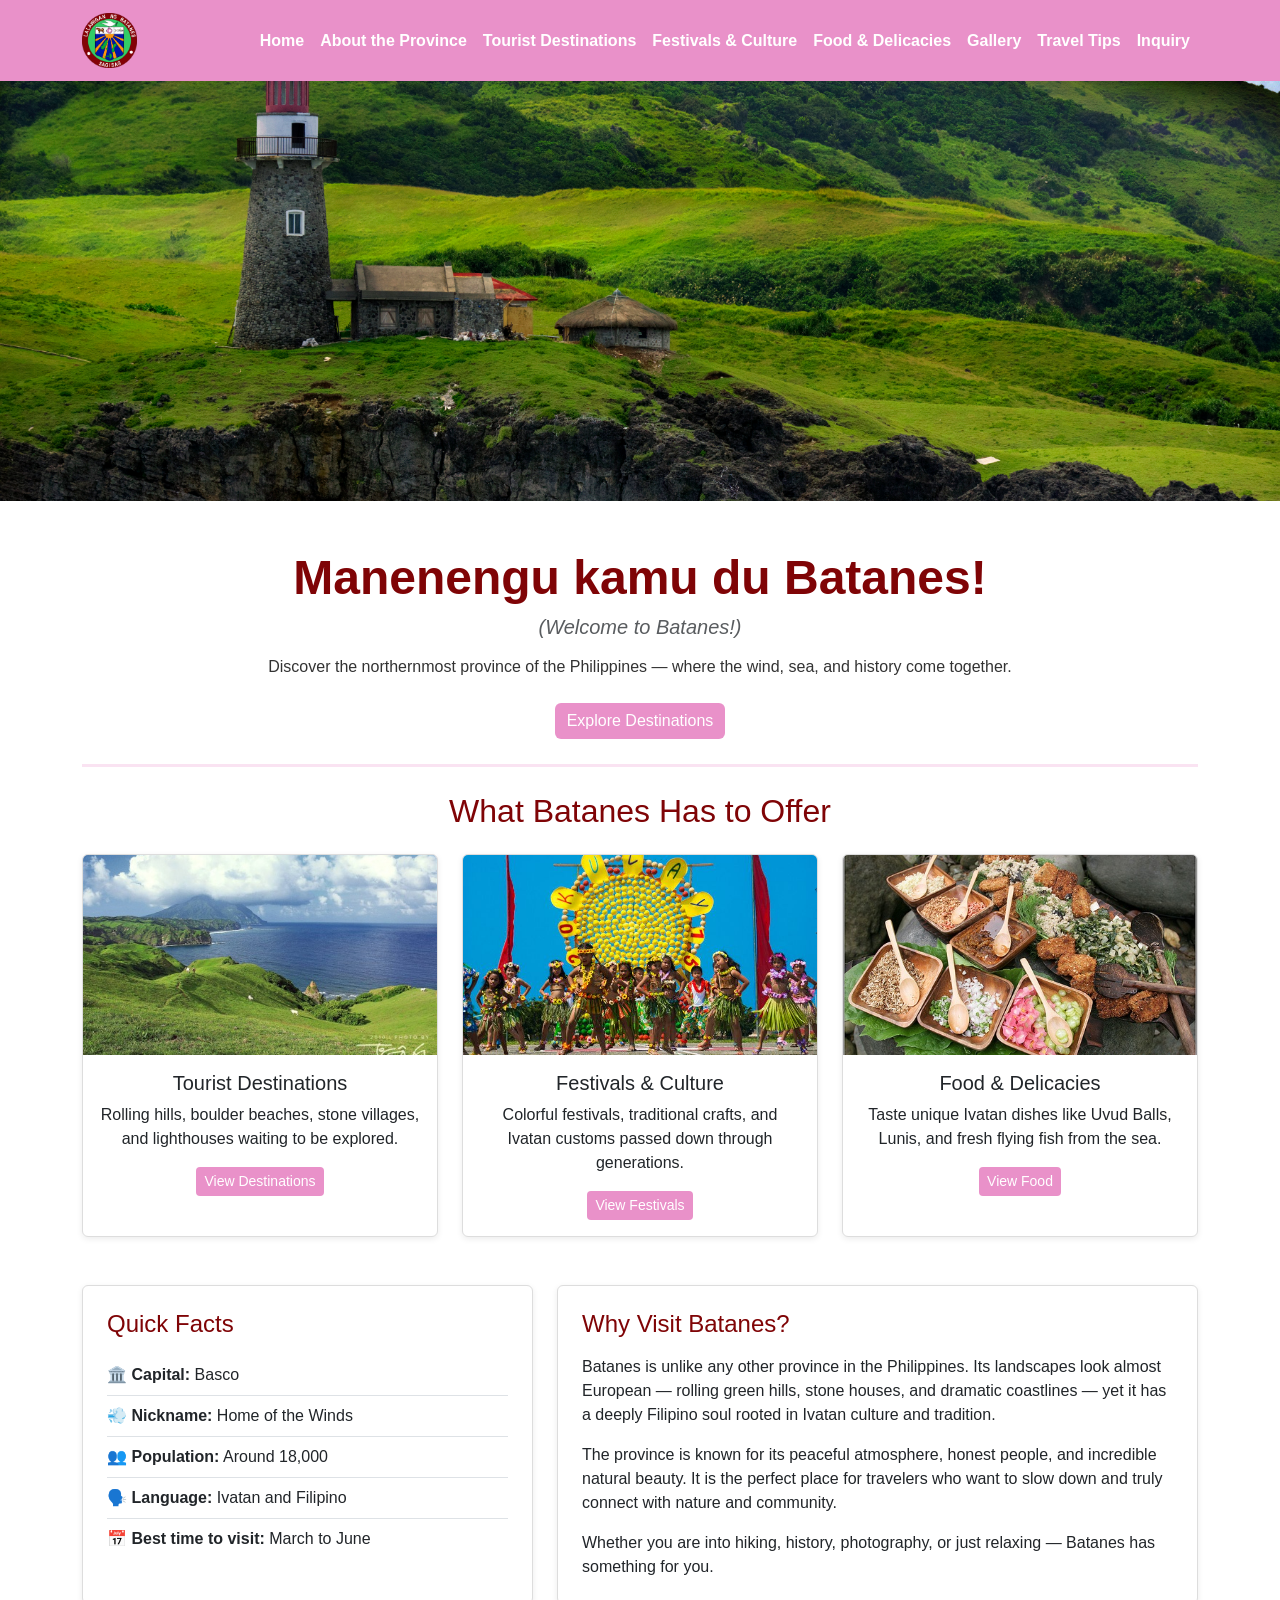
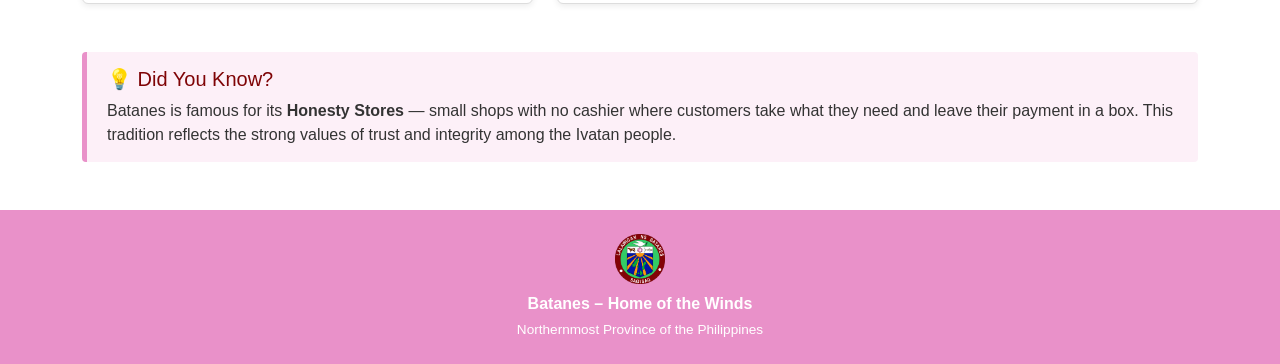
<file: index.html>
<!DOCTYPE html>
<html lang="en">
<head>
  <meta charset="utf-8">
  <meta name="viewport" content="width=device-width, initial-scale=1">
  <link rel="stylesheet" href="https://cdn.jsdelivr.net/npm/bootstrap@5.3.3/dist/css/bootstrap.min.css">
  <link rel="stylesheet" href="styles/styles.css">
  <title>Batanes – Home of the Winds</title>
</head>
<body>

<!-- NAVBAR -->
<nav class="navbar navbar-expand-lg">
  <div class="container">
    <a class="navbar-brand" href="index.html">
      <img src="media/images/homepage/batanesseal.png" alt="Batanes Seal">
    </a>
    <button class="navbar-toggler" type="button" data-bs-toggle="collapse" data-bs-target="#mainNav">
      <span class="navbar-toggler-icon"></span>
    </button>
    <div class="collapse navbar-collapse" id="mainNav">
      <ul class="navbar-nav ms-auto mb-2 mb-lg-0">
        <li class="nav-item"><a class="nav-link" href="index.html">Home</a></li>
        <li class="nav-item"><a class="nav-link" href="about.html">About the Province</a></li>
        <li class="nav-item"><a class="nav-link" href="destinations.html">Tourist Destinations</a></li>
        <li class="nav-item"><a class="nav-link" href="festivals.html">Festivals &amp; Culture</a></li>
        <li class="nav-item"><a class="nav-link" href="food.html">Food &amp; Delicacies</a></li>
        <li class="nav-item"><a class="nav-link" href="gallery.html">Gallery</a></li>
        <li class="nav-item"><a class="nav-link" href="traveltips.html">Travel Tips</a></li>
        <li class="nav-item"><a class="nav-link" href="inquiry.html">Inquiry</a></li>
      </ul>
    </div>
  </div>
</nav>

<!-- HERO IMAGE -->
<img src="media/images/homepage/batanes.jpg" class="hero-img" alt="Batanes">

<!-- MAIN CONTENT -->
<div class="container my-5">

  <div class="text-center mb-4">
    <h1 class="display-5 fw-bold">Manenengu kamu du Batanes!</h1>
    <h5 class="text-muted fst-italic">(Welcome to Batanes!)</h5>
    <p class="mt-3">Discover the northernmost province of the Philippines — where the wind, sea, and history come together.</p>
    <a href="destinations.html" class="btn btn-batanes mt-2">Explore Destinations</a>
  </div>

  <hr class="section-divider">

  <!-- QUICK OVERVIEW CARDS -->
  <h2 class="text-center mb-4">What Batanes Has to Offer</h2>
  <div class="row g-4 mb-5">
    <div class="col-md-4">
      <div class="card h-100 text-center">
        <img src="media/images/homepage/marlborohills.jpg" class="card-img-top" alt="Destinations">
        <div class="card-body">
          <h5 class="card-title">Tourist Destinations</h5>
          <p class="card-text">Rolling hills, boulder beaches, stone villages, and lighthouses waiting to be explored.</p>
          <a href="destinations.html" class="btn btn-batanes btn-sm">View Destinations</a>
        </div>
      </div>
    </div>
    <div class="col-md-4">
      <div class="card h-100 text-center">
        <img src="media/images/homepage/festival.jpg" class="card-img-top" alt="Festivals">
        <div class="card-body">
          <h5 class="card-title">Festivals &amp; Culture</h5>
          <p class="card-text">Colorful festivals, traditional crafts, and Ivatan customs passed down through generations.</p>
          <a href="festivals.html" class="btn btn-batanes btn-sm">View Festivals</a>
        </div>
      </div>
    </div>
    <div class="col-md-4">
      <div class="card h-100 text-center">
        <img src="media/images/homepage/cuisine.jpg" class="card-img-top" alt="Food">
        <div class="card-body">
          <h5 class="card-title">Food &amp; Delicacies</h5>
          <p class="card-text">Taste unique Ivatan dishes like Uvud Balls, Lunis, and fresh flying fish from the sea.</p>
          <a href="food.html" class="btn btn-batanes btn-sm">View Food</a>
        </div>
      </div>
    </div>
  </div>

  <!-- QUICK FACTS -->
  <div class="row g-4 mb-5">
    <div class="col-md-5">
      <div class="card p-4 h-100">
        <h4 class="mb-3">Quick Facts</h4>
        <ul class="list-unstyled">
          <li class="py-2 border-bottom">🏛️ <strong>Capital:</strong> Basco</li>
          <li class="py-2 border-bottom">💨 <strong>Nickname:</strong> Home of the Winds</li>
          <li class="py-2 border-bottom">👥 <strong>Population:</strong> Around 18,000</li>
          <li class="py-2 border-bottom">🗣️ <strong>Language:</strong> Ivatan and Filipino</li>
          <li class="py-2">📅 <strong>Best time to visit:</strong> March to June</li>
        </ul>
      </div>
    </div>
    <div class="col-md-7">
      <div class="card p-4 h-100">
        <h4 class="mb-3">Why Visit Batanes?</h4>
        <p>Batanes is unlike any other province in the Philippines. Its landscapes look almost European — rolling green hills, stone houses, and dramatic coastlines — yet it has a deeply Filipino soul rooted in Ivatan culture and tradition.</p>
        <p>The province is known for its peaceful atmosphere, honest people, and incredible natural beauty. It is the perfect place for travelers who want to slow down and truly connect with nature and community.</p>
        <p class="mb-0">Whether you are into hiking, history, photography, or just relaxing — Batanes has something for you.</p>
      </div>
    </div>
  </div>

  <!-- DID YOU KNOW -->
  <div class="info-box">
    <h5>💡 Did You Know?</h5>
    <p class="mb-0">Batanes is famous for its <strong>Honesty Stores</strong> — small shops with no cashier where customers take what they need and leave their payment in a box. This tradition reflects the strong values of trust and integrity among the Ivatan people.</p>
  </div>

</div>

<!-- FOOTER -->
<footer class="py-4 mt-5">
  <div class="container text-center">
    <img src="media/images/homepage/batanesseal.png" alt="Batanes Seal" style="height:50px;" class="mb-2">
    <p class="mb-1"><strong>Batanes – Home of the Winds</strong></p>
    <p class="mb-0" style="font-size:0.85rem; color:#fff;">Northernmost Province of the Philippines</p>
  </div>
</footer>

<script src="https://cdn.jsdelivr.net/npm/bootstrap@5.3.3/dist/js/bootstrap.bundle.min.js"></script>
</body>
</html>
</file>
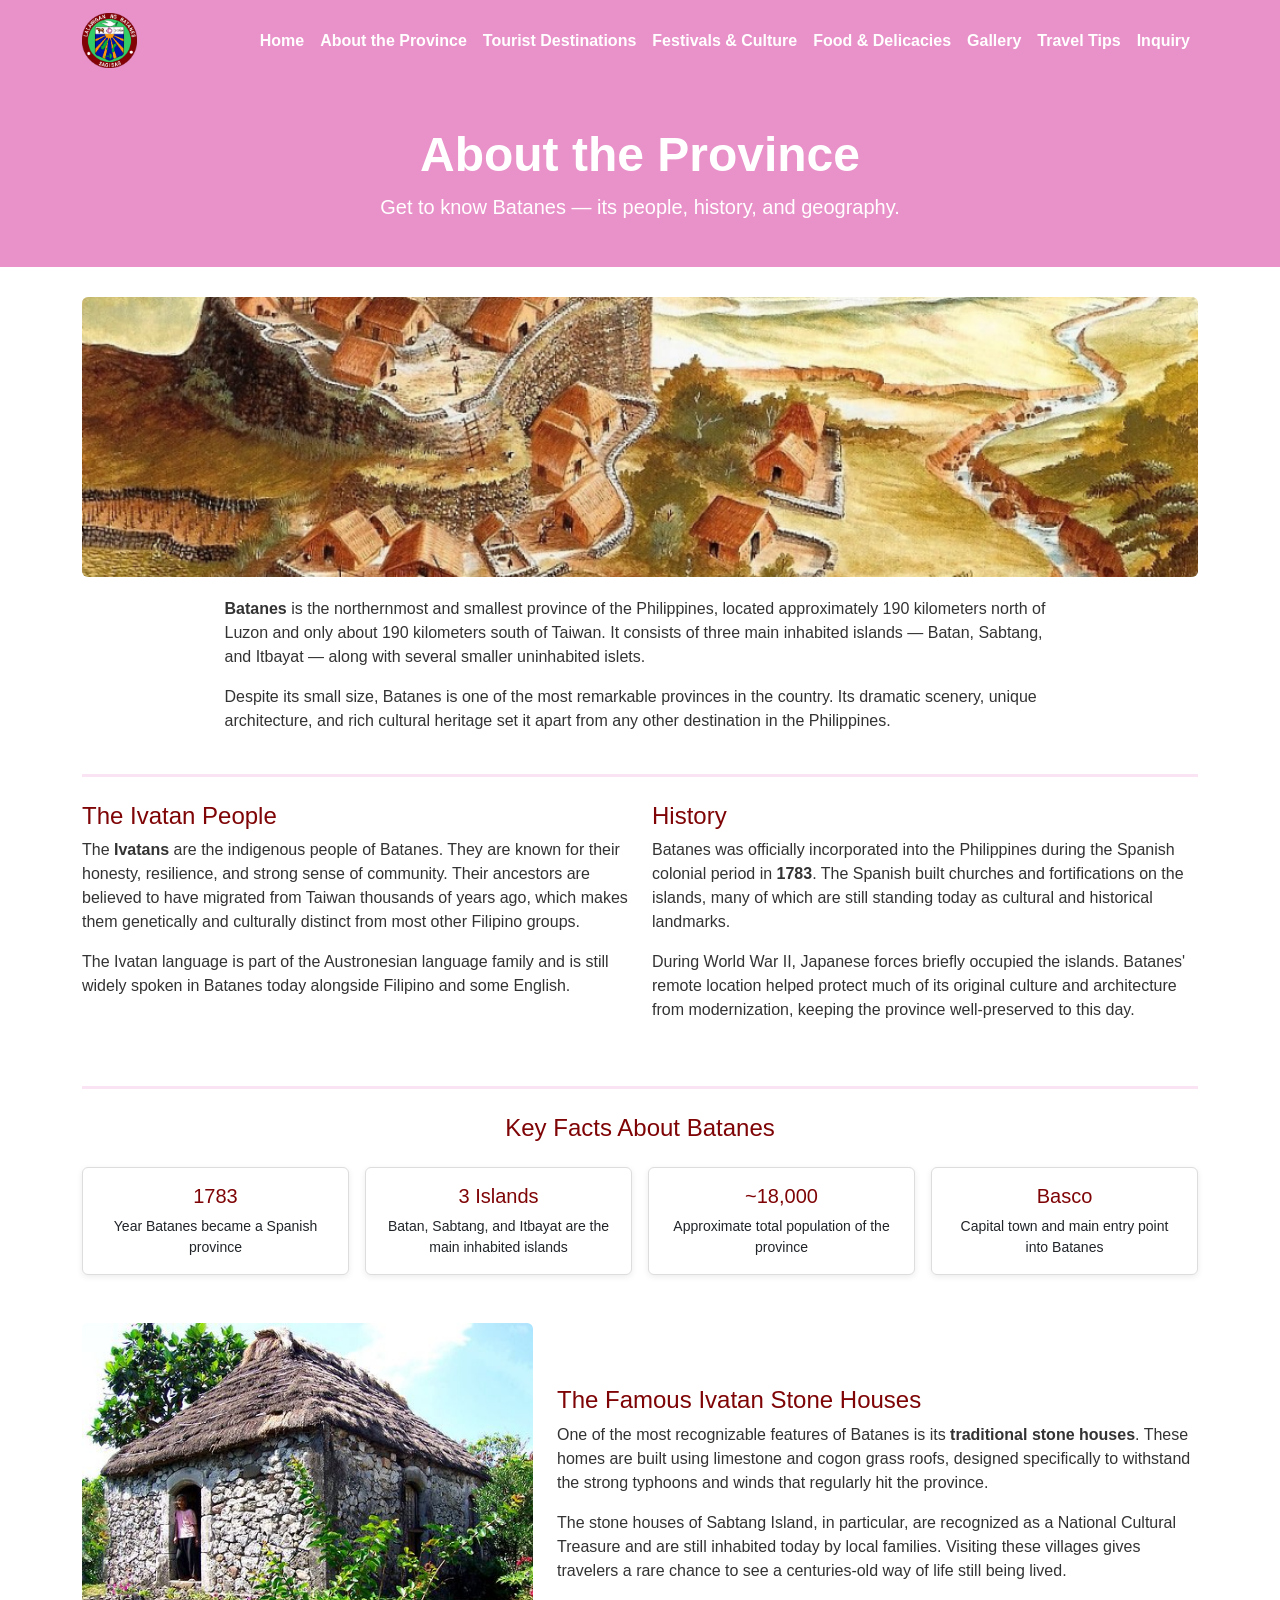
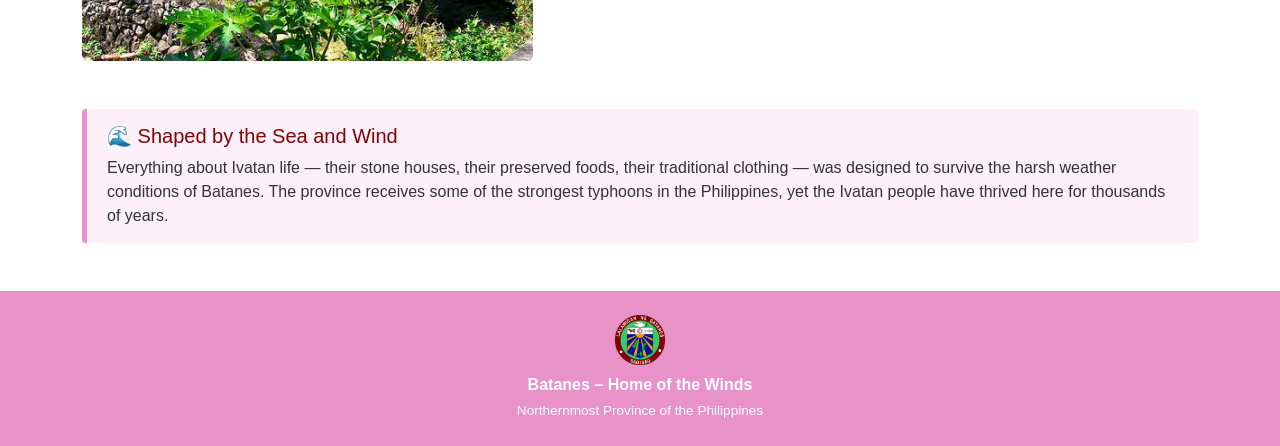
<file: about.html>
<!DOCTYPE html>
<html lang="en">
<head>
  <meta charset="utf-8">
  <meta name="viewport" content="width=device-width, initial-scale=1">
  <link rel="stylesheet" href="https://cdn.jsdelivr.net/npm/bootstrap@5.3.3/dist/css/bootstrap.min.css">
  <link rel="stylesheet" href="styles/styles.css">
  <title>About the Province – Batanes</title>
</head>
<body>

<nav class="navbar navbar-expand-lg">
  <div class="container">
    <a class="navbar-brand" href="index.html">
      <img src="media/images/homepage/batanesseal.png" alt="Batanes Seal">
    </a>
    <button class="navbar-toggler" type="button" data-bs-toggle="collapse" data-bs-target="#mainNav">
      <span class="navbar-toggler-icon"></span>
    </button>
    <div class="collapse navbar-collapse" id="mainNav">
      <ul class="navbar-nav ms-auto mb-2 mb-lg-0">
        <li class="nav-item"><a class="nav-link" href="index.html">Home</a></li>
        <li class="nav-item"><a class="nav-link active" href="about.html">About the Province</a></li>
        <li class="nav-item"><a class="nav-link" href="destinations.html">Tourist Destinations</a></li>
        <li class="nav-item"><a class="nav-link" href="festivals.html">Festivals &amp; Culture</a></li>
        <li class="nav-item"><a class="nav-link" href="food.html">Food &amp; Delicacies</a></li>
        <li class="nav-item"><a class="nav-link" href="gallery.html">Gallery</a></li>
        <li class="nav-item"><a class="nav-link" href="traveltips.html">Travel Tips</a></li>
        <li class="nav-item"><a class="nav-link" href="inquiry.html">Inquiry</a></li>
      </ul>
    </div>
  </div>
</nav>

<div class="page-banner text-center">
  <div class="container">
    <h1 class="display-5 fw-bold">About the Province</h1>
    <p class="lead mb-0">Get to know Batanes — its people, history, and geography.</p>
  </div>
</div>

<div class="container mb-5">

  <img src="media/images/homepage/history.png" class="subpage-img" alt="Batanes Province">

  <!-- INTRO -->
  <div class="row justify-content-center mb-4">
    <div class="col-lg-9">
      <p><strong>Batanes</strong> is the northernmost and smallest province of the Philippines, located approximately 190 kilometers north of Luzon and only about 190 kilometers south of Taiwan. It consists of three main inhabited islands — Batan, Sabtang, and Itbayat — along with several smaller uninhabited islets.</p>
      <p>Despite its small size, Batanes is one of the most remarkable provinces in the country. Its dramatic scenery, unique architecture, and rich cultural heritage set it apart from any other destination in the Philippines.</p>
    </div>
  </div>

  <hr class="section-divider">

  <!-- PEOPLE AND HISTORY -->
  <div class="row g-4 mb-5">
    <div class="col-md-6">
      <h4>The Ivatan People</h4>
      <p>The <strong>Ivatans</strong> are the indigenous people of Batanes. They are known for their honesty, resilience, and strong sense of community. Their ancestors are believed to have migrated from Taiwan thousands of years ago, which makes them genetically and culturally distinct from most other Filipino groups.</p>
      <p>The Ivatan language is part of the Austronesian language family and is still widely spoken in Batanes today alongside Filipino and some English.</p>
    </div>
    <div class="col-md-6">
      <h4>History</h4>
      <p>Batanes was officially incorporated into the Philippines during the Spanish colonial period in <strong>1783</strong>. The Spanish built churches and fortifications on the islands, many of which are still standing today as cultural and historical landmarks.</p>
      <p>During World War II, Japanese forces briefly occupied the islands. Batanes' remote location helped protect much of its original culture and architecture from modernization, keeping the province well-preserved to this day.</p>
    </div>
  </div>

  <!-- KEY FACTS CARDS -->
  <hr class="section-divider">
  <h4 class="text-center mb-4">Key Facts About Batanes</h4>
  <div class="row row-cols-2 row-cols-md-4 g-3 mb-5">
    <div class="col">
      <div class="card text-center p-3 h-100">
        <h5>1783</h5>
        <p class="mb-0 small">Year Batanes became a Spanish province</p>
      </div>
    </div>
    <div class="col">
      <div class="card text-center p-3 h-100">
        <h5>3 Islands</h5>
        <p class="mb-0 small">Batan, Sabtang, and Itbayat are the main inhabited islands</p>
      </div>
    </div>
    <div class="col">
      <div class="card text-center p-3 h-100">
        <h5>~18,000</h5>
        <p class="mb-0 small">Approximate total population of the province</p>
      </div>
    </div>
    <div class="col">
      <div class="card text-center p-3 h-100">
        <h5>Basco</h5>
        <p class="mb-0 small">Capital town and main entry point into Batanes</p>
      </div>
    </div>
  </div>

  <!-- STONE HOUSES -->
  <div class="row g-4 mb-5 align-items-center">
    <div class="col-md-5">
      <img src="media/images/homepage/stonehouse.jpg" class="img-fluid rounded" alt="Ivatan Stone Houses">
    </div>
    <div class="col-md-7">
      <h4>The Famous Ivatan Stone Houses</h4>
      <p>One of the most recognizable features of Batanes is its <strong>traditional stone houses</strong>. These homes are built using limestone and cogon grass roofs, designed specifically to withstand the strong typhoons and winds that regularly hit the province.</p>
      <p>The stone houses of Sabtang Island, in particular, are recognized as a National Cultural Treasure and are still inhabited today by local families. Visiting these villages gives travelers a rare chance to see a centuries-old way of life still being lived.</p>
    </div>
  </div>

  <div class="info-box">
    <h5>🌊 Shaped by the Sea and Wind</h5>
    <p class="mb-0">Everything about Ivatan life — their stone houses, their preserved foods, their traditional clothing — was designed to survive the harsh weather conditions of Batanes. The province receives some of the strongest typhoons in the Philippines, yet the Ivatan people have thrived here for thousands of years.</p>
  </div>

</div>

<footer class="py-4 mt-5">
  <div class="container text-center">
    <img src="media/images/homepage/batanesseal.png" alt="Batanes Seal" style="height:50px;" class="mb-2">
    <p class="mb-1"><strong>Batanes – Home of the Winds</strong></p>
    <p class="mb-0" style="font-size:0.85rem; color:#fff;">Northernmost Province of the Philippines</p>
  </div>
</footer>

<script src="https://cdn.jsdelivr.net/npm/bootstrap@5.3.3/dist/js/bootstrap.bundle.min.js"></script>
</body>
</html>
</file>
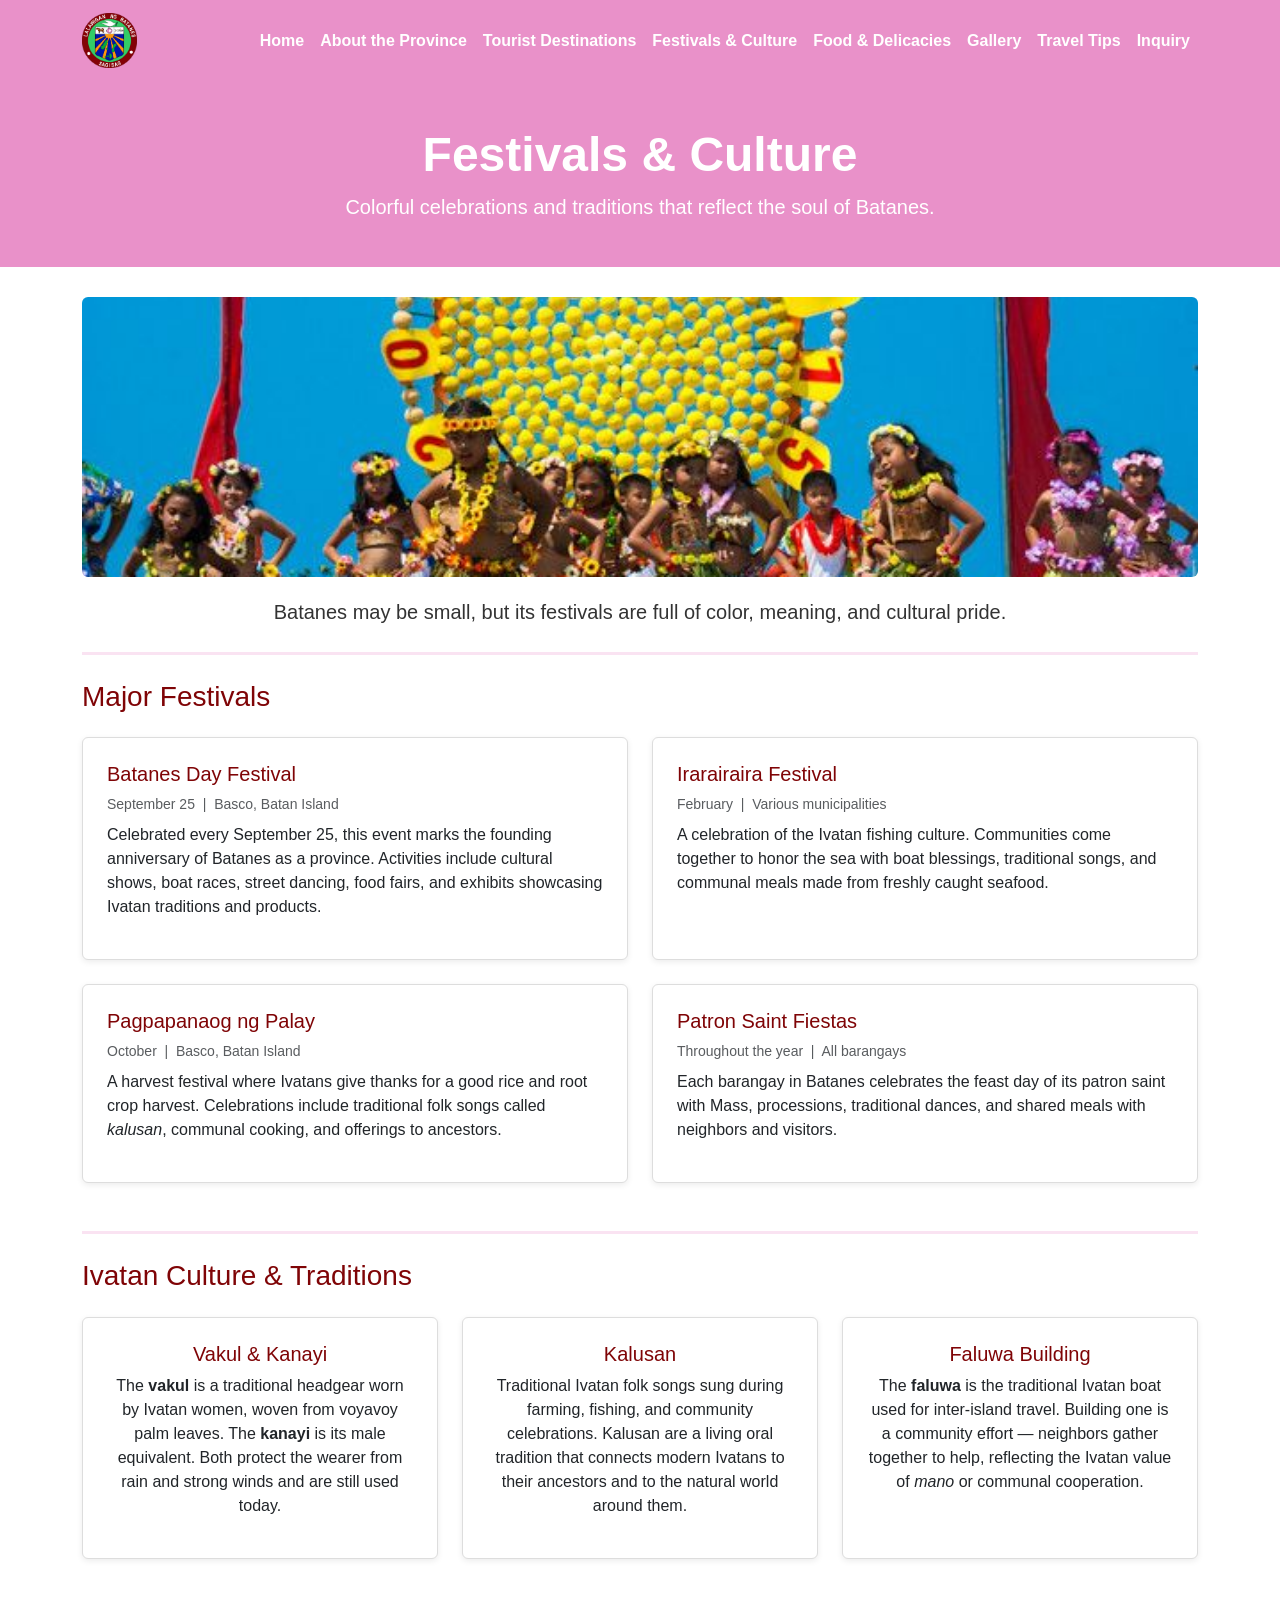
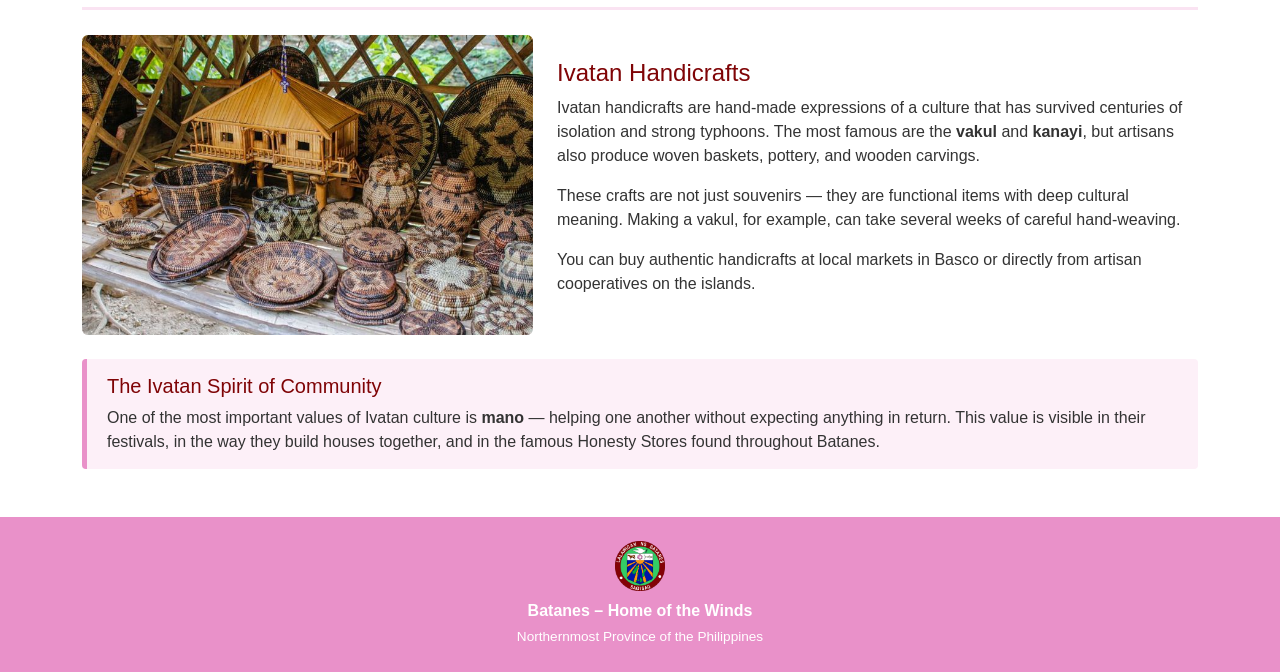
<file: festivals.html>
<!DOCTYPE html>
<html lang="en">
<head>
  <meta charset="utf-8">
  <meta name="viewport" content="width=device-width, initial-scale=1">
  <link rel="stylesheet" href="https://cdn.jsdelivr.net/npm/bootstrap@5.3.3/dist/css/bootstrap.min.css">
  <link rel="stylesheet" href="styles/styles.css">
  <title>Festivals &amp; Culture – Batanes</title>
</head>
<body>

<nav class="navbar navbar-expand-lg">
  <div class="container">
    <a class="navbar-brand" href="index.html">
      <img src="media/images/homepage/batanesseal.png" alt="Batanes Seal">
    </a>
    <button class="navbar-toggler" type="button" data-bs-toggle="collapse" data-bs-target="#mainNav">
      <span class="navbar-toggler-icon"></span>
    </button>
    <div class="collapse navbar-collapse" id="mainNav">
      <ul class="navbar-nav ms-auto mb-2 mb-lg-0">
        <li class="nav-item"><a class="nav-link" href="index.html">Home</a></li>
        <li class="nav-item"><a class="nav-link" href="about.html">About the Province</a></li>
        <li class="nav-item"><a class="nav-link" href="destinations.html">Tourist Destinations</a></li>
        <li class="nav-item"><a class="nav-link active" href="festivals.html">Festivals &amp; Culture</a></li>
        <li class="nav-item"><a class="nav-link" href="food.html">Food &amp; Delicacies</a></li>
        <li class="nav-item"><a class="nav-link" href="gallery.html">Gallery</a></li>
        <li class="nav-item"><a class="nav-link" href="traveltips.html">Travel Tips</a></li>
        <li class="nav-item"><a class="nav-link" href="inquiry.html">Inquiry</a></li>
      </ul>
    </div>
  </div>
</nav>

<div class="page-banner text-center">
  <div class="container">
    <h1 class="display-5 fw-bold">Festivals &amp; Culture</h1>
    <p class="lead mb-0">Colorful celebrations and traditions that reflect the soul of Batanes.</p>
  </div>
</div>

<div class="container mb-5">

  <img src="media/images/homepage/festival.jpg" class="subpage-img" alt="Batanes Festivals">
  <p class="lead text-center mb-4">Batanes may be small, but its festivals are full of color, meaning, and cultural pride.</p>

  <hr class="section-divider">

  <!-- FESTIVALS -->
  <h3 class="mb-4">Major Festivals</h3>
  <div class="row g-4 mb-5">
    <div class="col-md-6">
      <div class="card p-4 h-100">
        <h5> Batanes Day Festival</h5>
        <p class="text-muted small mb-2">September 25 &nbsp;|&nbsp; Basco, Batan Island</p>
        <p>Celebrated every September 25, this event marks the founding anniversary of Batanes as a province. Activities include cultural shows, boat races, street dancing, food fairs, and exhibits showcasing Ivatan traditions and products.</p>
      </div>
    </div>
    <div class="col-md-6">
      <div class="card p-4 h-100">
        <h5>Irarairaira Festival</h5>
        <p class="text-muted small mb-2">February &nbsp;|&nbsp; Various municipalities</p>
        <p>A celebration of the Ivatan fishing culture. Communities come together to honor the sea with boat blessings, traditional songs, and communal meals made from freshly caught seafood.</p>
      </div>
    </div>
    <div class="col-md-6">
      <div class="card p-4 h-100">
        <h5>Pagpapanaog ng Palay</h5>
        <p class="text-muted small mb-2">October &nbsp;|&nbsp; Basco, Batan Island</p>
        <p>A harvest festival where Ivatans give thanks for a good rice and root crop harvest. Celebrations include traditional folk songs called <em>kalusan</em>, communal cooking, and offerings to ancestors.</p>
      </div>
    </div>
    <div class="col-md-6">
      <div class="card p-4 h-100">
        <h5>Patron Saint Fiestas</h5>
        <p class="text-muted small mb-2">Throughout the year &nbsp;|&nbsp; All barangays</p>
        <p>Each barangay in Batanes celebrates the feast day of its patron saint with Mass, processions, traditional dances, and shared meals with neighbors and visitors.</p>
      </div>
    </div>
  </div>

  <hr class="section-divider">

  <!-- TRADITIONAL PRACTICES -->
  <h3 class="mb-4">Ivatan Culture &amp; Traditions</h3>
  <div class="row g-4 mb-5">
    <div class="col-md-4">
      <div class="card p-4 h-100 text-center">
        <h5>Vakul &amp; Kanayi</h5>
        <p>The <strong>vakul</strong> is a traditional headgear worn by Ivatan women, woven from voyavoy palm leaves. The <strong>kanayi</strong> is its male equivalent. Both protect the wearer from rain and strong winds and are still used today.</p>
      </div>
    </div>
    <div class="col-md-4">
      <div class="card p-4 h-100 text-center">
        <h5>Kalusan</h5>
        <p>Traditional Ivatan folk songs sung during farming, fishing, and community celebrations. Kalusan are a living oral tradition that connects modern Ivatans to their ancestors and to the natural world around them.</p>
      </div>
    </div>
    <div class="col-md-4">
      <div class="card p-4 h-100 text-center">
        <h5>Faluwa Building</h5>
        <p>The <strong>faluwa</strong> is the traditional Ivatan boat used for inter-island travel. Building one is a community effort — neighbors gather together to help, reflecting the Ivatan value of <em>mano</em> or communal cooperation.</p>
      </div>
    </div>
  </div>

  <hr class="section-divider">

  <!-- HANDICRAFTS -->
  <div class="row g-4 align-items-center mb-4">
    <div class="col-md-5">
      <img src="media/images/homepage/handicrafts.jpg" class="img-fluid rounded" alt="Ivatan Handicrafts">
    </div>
    <div class="col-md-7">
      <h4>Ivatan Handicrafts</h4>
      <p>Ivatan handicrafts are hand-made expressions of a culture that has survived centuries of isolation and strong typhoons. The most famous are the <strong>vakul</strong> and <strong>kanayi</strong>, but artisans also produce woven baskets, pottery, and wooden carvings.</p>
      <p>These crafts are not just souvenirs — they are functional items with deep cultural meaning. Making a vakul, for example, can take several weeks of careful hand-weaving.</p>
      <p>You can buy authentic handicrafts at local markets in Basco or directly from artisan cooperatives on the islands.</p>
    </div>
  </div>

  <div class="info-box">
    <h5>The Ivatan Spirit of Community</h5>
    <p class="mb-0">One of the most important values of Ivatan culture is <strong>mano</strong> — helping one another without expecting anything in return. This value is visible in their festivals, in the way they build houses together, and in the famous Honesty Stores found throughout Batanes.</p>
  </div>

</div>

<footer class="py-4 mt-5">
  <div class="container text-center">
    <img src="media/images/homepage/batanesseal.png" alt="Batanes Seal" style="height:50px;" class="mb-2">
    <p class="mb-1"><strong>Batanes – Home of the Winds</strong></p>
    <p class="mb-0" style="font-size:0.85rem; color:#fff;">Northernmost Province of the Philippines</p>
  </div>
</footer>

<script src="https://cdn.jsdelivr.net/npm/bootstrap@5.3.3/dist/js/bootstrap.bundle.min.js"></script>
</body>
</html>
</file>
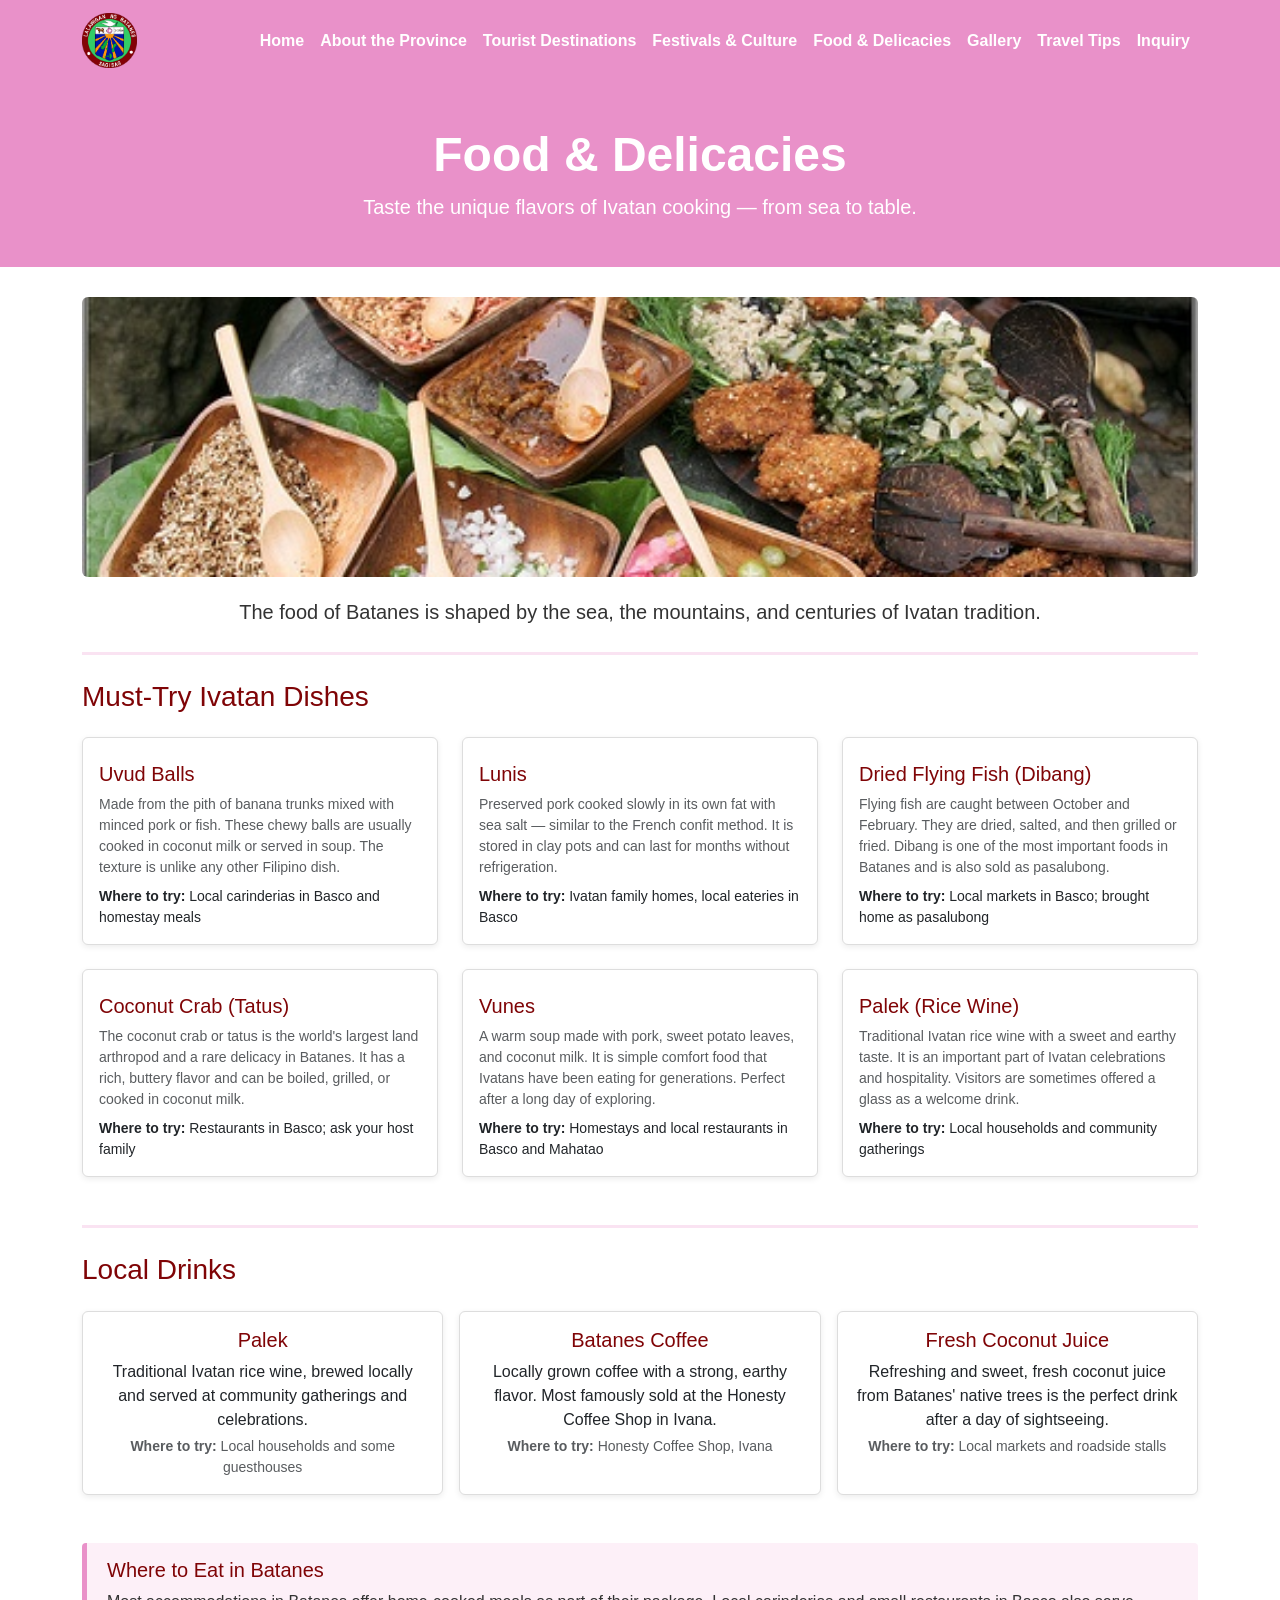
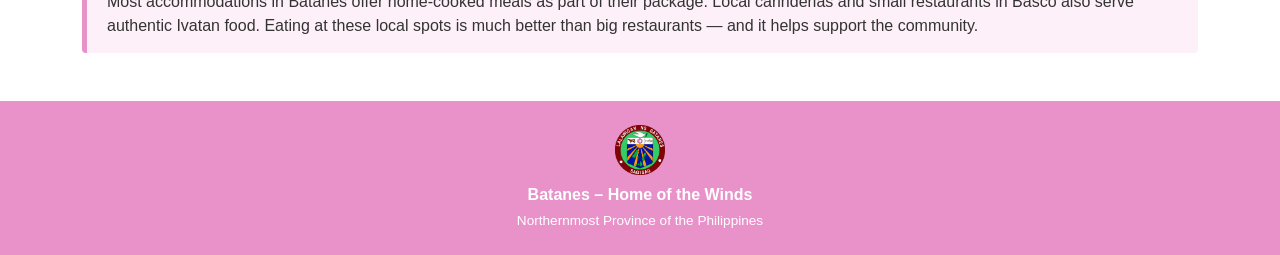
<file: food.html>
<!DOCTYPE html>
<html lang="en">
<head>
  <meta charset="utf-8">
  <meta name="viewport" content="width=device-width, initial-scale=1">
  <link rel="stylesheet" href="https://cdn.jsdelivr.net/npm/bootstrap@5.3.3/dist/css/bootstrap.min.css">
  <link rel="stylesheet" href="styles/styles.css">
  <title>Food &amp; Delicacies – Batanes</title>
</head>
<body>

<nav class="navbar navbar-expand-lg">
  <div class="container">
    <a class="navbar-brand" href="index.html">
      <img src="media/images/homepage/batanesseal.png" alt="Batanes Seal">
    </a>
    <button class="navbar-toggler" type="button" data-bs-toggle="collapse" data-bs-target="#mainNav">
      <span class="navbar-toggler-icon"></span>
    </button>
    <div class="collapse navbar-collapse" id="mainNav">
      <ul class="navbar-nav ms-auto mb-2 mb-lg-0">
        <li class="nav-item"><a class="nav-link" href="index.html">Home</a></li>
        <li class="nav-item"><a class="nav-link" href="about.html">About the Province</a></li>
        <li class="nav-item"><a class="nav-link" href="destinations.html">Tourist Destinations</a></li>
        <li class="nav-item"><a class="nav-link" href="festivals.html">Festivals &amp; Culture</a></li>
        <li class="nav-item"><a class="nav-link active" href="food.html">Food &amp; Delicacies</a></li>
        <li class="nav-item"><a class="nav-link" href="gallery.html">Gallery</a></li>
        <li class="nav-item"><a class="nav-link" href="traveltips.html">Travel Tips</a></li>
        <li class="nav-item"><a class="nav-link" href="inquiry.html">Inquiry</a></li>
      </ul>
    </div>
  </div>
</nav>

<div class="page-banner text-center">
  <div class="container">
    <h1 class="display-5 fw-bold">Food &amp; Delicacies</h1>
    <p class="lead mb-0">Taste the unique flavors of Ivatan cooking — from sea to table.</p>
  </div>
</div>

<div class="container mb-5">

  <img src="media/images/homepage/cuisine.jpg" class="subpage-img" alt="Ivatan Cuisine">
  <p class="lead text-center mb-4">The food of Batanes is shaped by the sea, the mountains, and centuries of Ivatan tradition.</p>

  <hr class="section-divider">

  <h3 class="mb-4">Must-Try Ivatan Dishes</h3>
  <div id="food-list" class="row g-4 mb-5">
    <!-- filled by script -->
  </div>

  <hr class="section-divider">

  <!-- DRINKS -->
  <h3 class="mb-4">Local Drinks</h3>
  <div class="row g-3 mb-5">
    <div class="col-md-4">
      <div class="card text-center p-3 h-100">
        <h5> Palek</h5>
        <p class="mb-1">Traditional Ivatan rice wine, brewed locally and served at community gatherings and celebrations.</p>
        <p class="small text-muted mb-0"><strong>Where to try:</strong> Local households and some guesthouses</p>
      </div>
    </div>
    <div class="col-md-4">
      <div class="card text-center p-3 h-100">
        <h5> Batanes Coffee</h5>
        <p class="mb-1">Locally grown coffee with a strong, earthy flavor. Most famously sold at the Honesty Coffee Shop in Ivana.</p>
        <p class="small text-muted mb-0"><strong>Where to try:</strong> Honesty Coffee Shop, Ivana</p>
      </div>
    </div>
    <div class="col-md-4">
      <div class="card text-center p-3 h-100">
        <h5> Fresh Coconut Juice</h5>
        <p class="mb-1">Refreshing and sweet, fresh coconut juice from Batanes' native trees is the perfect drink after a day of sightseeing.</p>
        <p class="small text-muted mb-0"><strong>Where to try:</strong> Local markets and roadside stalls</p>
      </div>
    </div>
  </div>

  <div class="info-box">
    <h5> Where to Eat in Batanes</h5>
    <p class="mb-0">Most accommodations in Batanes offer home-cooked meals as part of their package. Local carinderias and small restaurants in Basco also serve authentic Ivatan food. Eating at these local spots is much better than big restaurants — and it helps support the community.</p>
  </div>

</div>

<footer class="py-4 mt-5">
  <div class="container text-center">
    <img src="media/images/homepage/batanesseal.png" alt="Batanes Seal" style="height:50px;" class="mb-2">
    <p class="mb-1"><strong>Batanes – Home of the Winds</strong></p>
    <p class="mb-0" style="font-size:0.85rem; color:#fff;">Northernmost Province of the Philippines</p>
  </div>
</footer>

<script src="https://cdn.jsdelivr.net/npm/bootstrap@5.3.3/dist/js/bootstrap.bundle.min.js"></script>
<script>
// Food data array
var foods = [
  {
    name: "Uvud Balls",
    icon: "",
    description: "Made from the pith of banana trunks mixed with minced pork or fish. These chewy balls are usually cooked in coconut milk or served in soup. The texture is unlike any other Filipino dish.",
    whereTo: "Local carinderias in Basco and homestay meals"
  },
  {
    name: "Lunis",
    icon: "",
    description: "Preserved pork cooked slowly in its own fat with sea salt — similar to the French confit method. It is stored in clay pots and can last for months without refrigeration.",
    whereTo: "Ivatan family homes, local eateries in Basco"
  },
  {
    name: "Dried Flying Fish (Dibang)",
    icon: "",
    description: "Flying fish are caught between October and February. They are dried, salted, and then grilled or fried. Dibang is one of the most important foods in Batanes and is also sold as pasalubong.",
    whereTo: "Local markets in Basco; brought home as pasalubong"
  },
  {
    name: "Coconut Crab (Tatus)",
    icon: "",
    description: "The coconut crab or tatus is the world's largest land arthropod and a rare delicacy in Batanes. It has a rich, buttery flavor and can be boiled, grilled, or cooked in coconut milk.",
    whereTo: "Restaurants in Basco; ask your host family"
  },
  {
    name: "Vunes",
    icon: "",
    description: "A warm soup made with pork, sweet potato leaves, and coconut milk. It is simple comfort food that Ivatans have been eating for generations. Perfect after a long day of exploring.",
    whereTo: "Homestays and local restaurants in Basco and Mahatao"
  },
  {
    name: "Palek (Rice Wine)",
    icon: "",
    description: "Traditional Ivatan rice wine with a sweet and earthy taste. It is an important part of Ivatan celebrations and hospitality. Visitors are sometimes offered a glass as a welcome drink.",
    whereTo: "Local households and community gatherings"
  }
];

// Build the food cards from the array
var foodList = document.getElementById("food-list");
foods.forEach(function(food) {
  var col = document.createElement("div");
  col.className = "col-md-6 col-lg-4";
  col.innerHTML =
    '<div class="card h-100 p-3">' +
      '<div class="mb-2" style="font-size:2rem;">' + food.icon + '</div>' +
      '<h5>' + food.name + '</h5>' +
      '<p class="small text-muted mb-2">' + food.description + '</p>' +
      '<p class="small mb-0"><strong>Where to try:</strong> ' + food.whereTo + '</p>' +
    '</div>';
  foodList.appendChild(col);
});
</script>
</body>
</html>
</file>
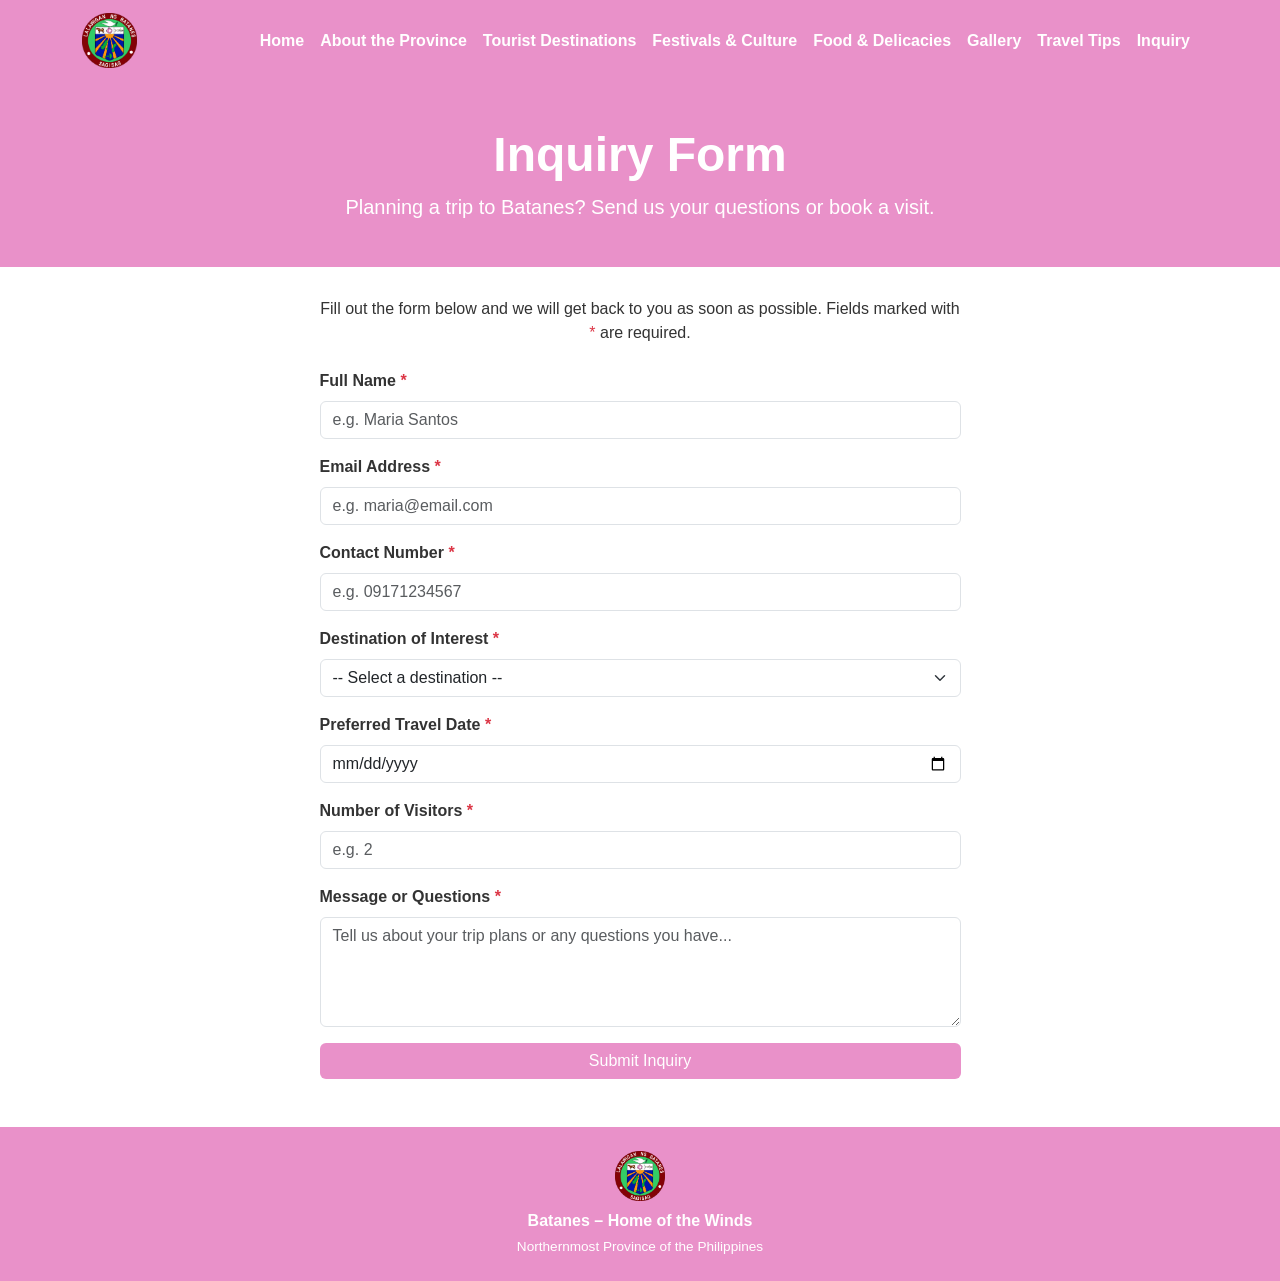
<file: inquiry.html>
<!DOCTYPE html>
<html lang="en">
<head>
  <meta charset="utf-8">
  <meta name="viewport" content="width=device-width, initial-scale=1">
  <link rel="stylesheet" href="https://cdn.jsdelivr.net/npm/bootstrap@5.3.3/dist/css/bootstrap.min.css">
  <link rel="stylesheet" href="styles/styles.css">
  <title>Inquiry – Batanes</title>
</head>
<body>

<nav class="navbar navbar-expand-lg">
  <div class="container">
    <a class="navbar-brand" href="index.html">
      <img src="media/images/homepage/batanesseal.png" alt="Batanes Seal">
    </a>
    <button class="navbar-toggler" type="button" data-bs-toggle="collapse" data-bs-target="#mainNav">
      <span class="navbar-toggler-icon"></span>
    </button>
    <div class="collapse navbar-collapse" id="mainNav">
      <ul class="navbar-nav ms-auto mb-2 mb-lg-0">
        <li class="nav-item"><a class="nav-link" href="index.html">Home</a></li>
        <li class="nav-item"><a class="nav-link" href="about.html">About the Province</a></li>
        <li class="nav-item"><a class="nav-link" href="destinations.html">Tourist Destinations</a></li>
        <li class="nav-item"><a class="nav-link" href="festivals.html">Festivals &amp; Culture</a></li>
        <li class="nav-item"><a class="nav-link" href="food.html">Food &amp; Delicacies</a></li>
        <li class="nav-item"><a class="nav-link" href="gallery.html">Gallery</a></li>
        <li class="nav-item"><a class="nav-link" href="traveltips.html">Travel Tips</a></li>
        <li class="nav-item"><a class="nav-link active" href="inquiry.html">Inquiry</a></li>
      </ul>
    </div>
  </div>
</nav>

<div class="page-banner text-center">
  <div class="container">
    <h1 class="display-5 fw-bold">Inquiry Form</h1>
    <p class="lead mb-0">Planning a trip to Batanes? Send us your questions or book a visit.</p>
  </div>
</div>

<div class="container mb-5">
  <div class="row justify-content-center">
    <div class="col-lg-7">

      <div id="form-wrapper">
        <p class="text-center mb-4">Fill out the form below and we will get back to you as soon as possible. Fields marked with <span class="text-danger">*</span> are required.</p>

        <form id="inquiry-form" novalidate>

          <div class="mb-3">
            <label for="full-name" class="form-label fw-semibold">Full Name <span class="text-danger">*</span></label>
            <input type="text" id="full-name" class="form-control" placeholder="e.g. Maria Santos">
            <div class="invalid-feedback">Please enter your full name.</div>
          </div>

          <div class="mb-3">
            <label for="email" class="form-label fw-semibold">Email Address <span class="text-danger">*</span></label>
            <input type="text" id="email" class="form-control" placeholder="e.g. maria@email.com">
            <div class="invalid-feedback">Please enter a valid email address (must contain @ and a domain).</div>
          </div>

          <div class="mb-3">
            <label for="contact" class="form-label fw-semibold">Contact Number <span class="text-danger">*</span></label>
            <input type="text" id="contact" class="form-control" placeholder="e.g. 09171234567">
            <div class="invalid-feedback">Contact number is required and must contain numbers only.</div>
          </div>

          <div class="mb-3">
            <label for="destination" class="form-label fw-semibold">Destination of Interest <span class="text-danger">*</span></label>
            <select id="destination" class="form-select">
              <option value="">-- Select a destination --</option>
              <option>Marlboro Hills</option>
              <option>Valugan Boulder Beach</option>
              <option>Basco Lighthouse</option>
              <option>Sabtang Island</option>
              <option>Mt. Iraya</option>
              <option>House of Dakay</option>
              <option>Vayang Rolling Hills</option>
              <option>Itbayat Island</option>
              <option>Ivana Church &amp; Honesty Coffee Shop</option>
              <option>General Batanes Tour</option>
            </select>
            <div class="invalid-feedback">Please select a destination.</div>
          </div>

          <div class="mb-3">
            <label for="travel-date" class="form-label fw-semibold">Preferred Travel Date <span class="text-danger">*</span></label>
            <input type="date" id="travel-date" class="form-control">
            <div class="invalid-feedback">Please select a travel date.</div>
          </div>

          <div class="mb-3">
            <label for="visitors" class="form-label fw-semibold">Number of Visitors <span class="text-danger">*</span></label>
            <input type="number" id="visitors" class="form-control" min="1" placeholder="e.g. 2">
            <div class="invalid-feedback">Please enter at least 1 visitor.</div>
          </div>

          <div class="mb-3">
            <label for="message" class="form-label fw-semibold">Message or Questions <span class="text-danger">*</span></label>
            <textarea id="message" class="form-control" rows="4" placeholder="Tell us about your trip plans or any questions you have..."></textarea>
            <div class="invalid-feedback">Please enter your message.</div>
          </div>

          <button type="submit" class="btn btn-batanes w-100">Submit Inquiry</button>

        </form>
      </div>

      <!-- SUCCESS MESSAGE (hidden at first) -->
      <div id="success-msg" style="display:none;" class="text-center py-5">
        <div style="font-size:3.5rem;">✅</div>
        <h3 class="fw-bold mt-3">Thank you!</h3>
        <p class="text-muted" id="success-text"></p>
        <a href="index.html" class="btn btn-batanes mt-2">Back to Home</a>
      </div>

    </div>
  </div>
</div>

<footer class="py-4 mt-5">
  <div class="container text-center">
    <img src="media/images/homepage/batanesseal.png" alt="Batanes Seal" style="height:50px;" class="mb-2">
    <p class="mb-1"><strong>Batanes – Home of the Winds</strong></p>
    <p class="mb-0" style="font-size:0.85rem; color:#fff;">Northernmost Province of the Philippines</p>
  </div>
</footer>

<script src="https://cdn.jsdelivr.net/npm/bootstrap@5.3.3/dist/js/bootstrap.bundle.min.js"></script>
<script>
document.getElementById("inquiry-form").addEventListener("submit", function(e) {
  e.preventDefault();

  var name     = document.getElementById("full-name").value.trim();
  var email    = document.getElementById("email").value.trim();
  var contact  = document.getElementById("contact").value.trim();
  var dest     = document.getElementById("destination").value;
  var date     = document.getElementById("travel-date").value;
  var visitors = document.getElementById("visitors").value;
  var message  = document.getElementById("message").value.trim();

  var valid = true;

  // Validate full name
  var nameField = document.getElementById("full-name");
  if (!name) {
    nameField.classList.add("is-invalid");
    valid = false;
  } else {
    nameField.classList.remove("is-invalid");
  }

  // Validate email - must have @ and a dot after it
  var emailField = document.getElementById("email");
  var emailPattern = /^[^\s@]+@[^\s@]+\.[^\s@]+$/;
  if (!email || !emailPattern.test(email)) {
    emailField.classList.add("is-invalid");
    valid = false;
  } else {
    emailField.classList.remove("is-invalid");
  }

  // Validate contact number - numbers only
  var contactField = document.getElementById("contact");
  var numbersOnly = /^[0-9]+$/;
  if (!contact || !numbersOnly.test(contact)) {
    contactField.classList.add("is-invalid");
    valid = false;
  } else {
    contactField.classList.remove("is-invalid");
  }

  // Validate destination selection
  var destField = document.getElementById("destination");
  if (!dest) {
    destField.classList.add("is-invalid");
    valid = false;
  } else {
    destField.classList.remove("is-invalid");
  }

  // Validate travel date
  var dateField = document.getElementById("travel-date");
  if (!date) {
    dateField.classList.add("is-invalid");
    valid = false;
  } else {
    dateField.classList.remove("is-invalid");
  }

  // Validate number of visitors - must be at least 1
  var visitorsField = document.getElementById("visitors");
  if (!visitors || parseInt(visitors) < 1) {
    visitorsField.classList.add("is-invalid");
    valid = false;
  } else {
    visitorsField.classList.remove("is-invalid");
  }

  // Validate message
  var messageField = document.getElementById("message");
  if (!message) {
    messageField.classList.add("is-invalid");
    valid = false;
  } else {
    messageField.classList.remove("is-invalid");
  }

  // If all fields are valid, show the success message
  if (valid) {
    document.getElementById("form-wrapper").style.display = "none";
    document.getElementById("success-msg").style.display = "block";
    document.getElementById("success-text").innerHTML =
      "Your inquiry has been received, <strong>" + name + "</strong>. " +
      "We will get back to you at <strong>" + email + "</strong> as soon as possible.<br><br>" +
      "Destination: <strong>" + dest + "</strong> &nbsp;|&nbsp; " +
      "Date: <strong>" + date + "</strong> &nbsp;|&nbsp; " +
      "Visitors: <strong>" + visitors + "</strong>";
  }
});
</script>
</body>
</html>
</file>
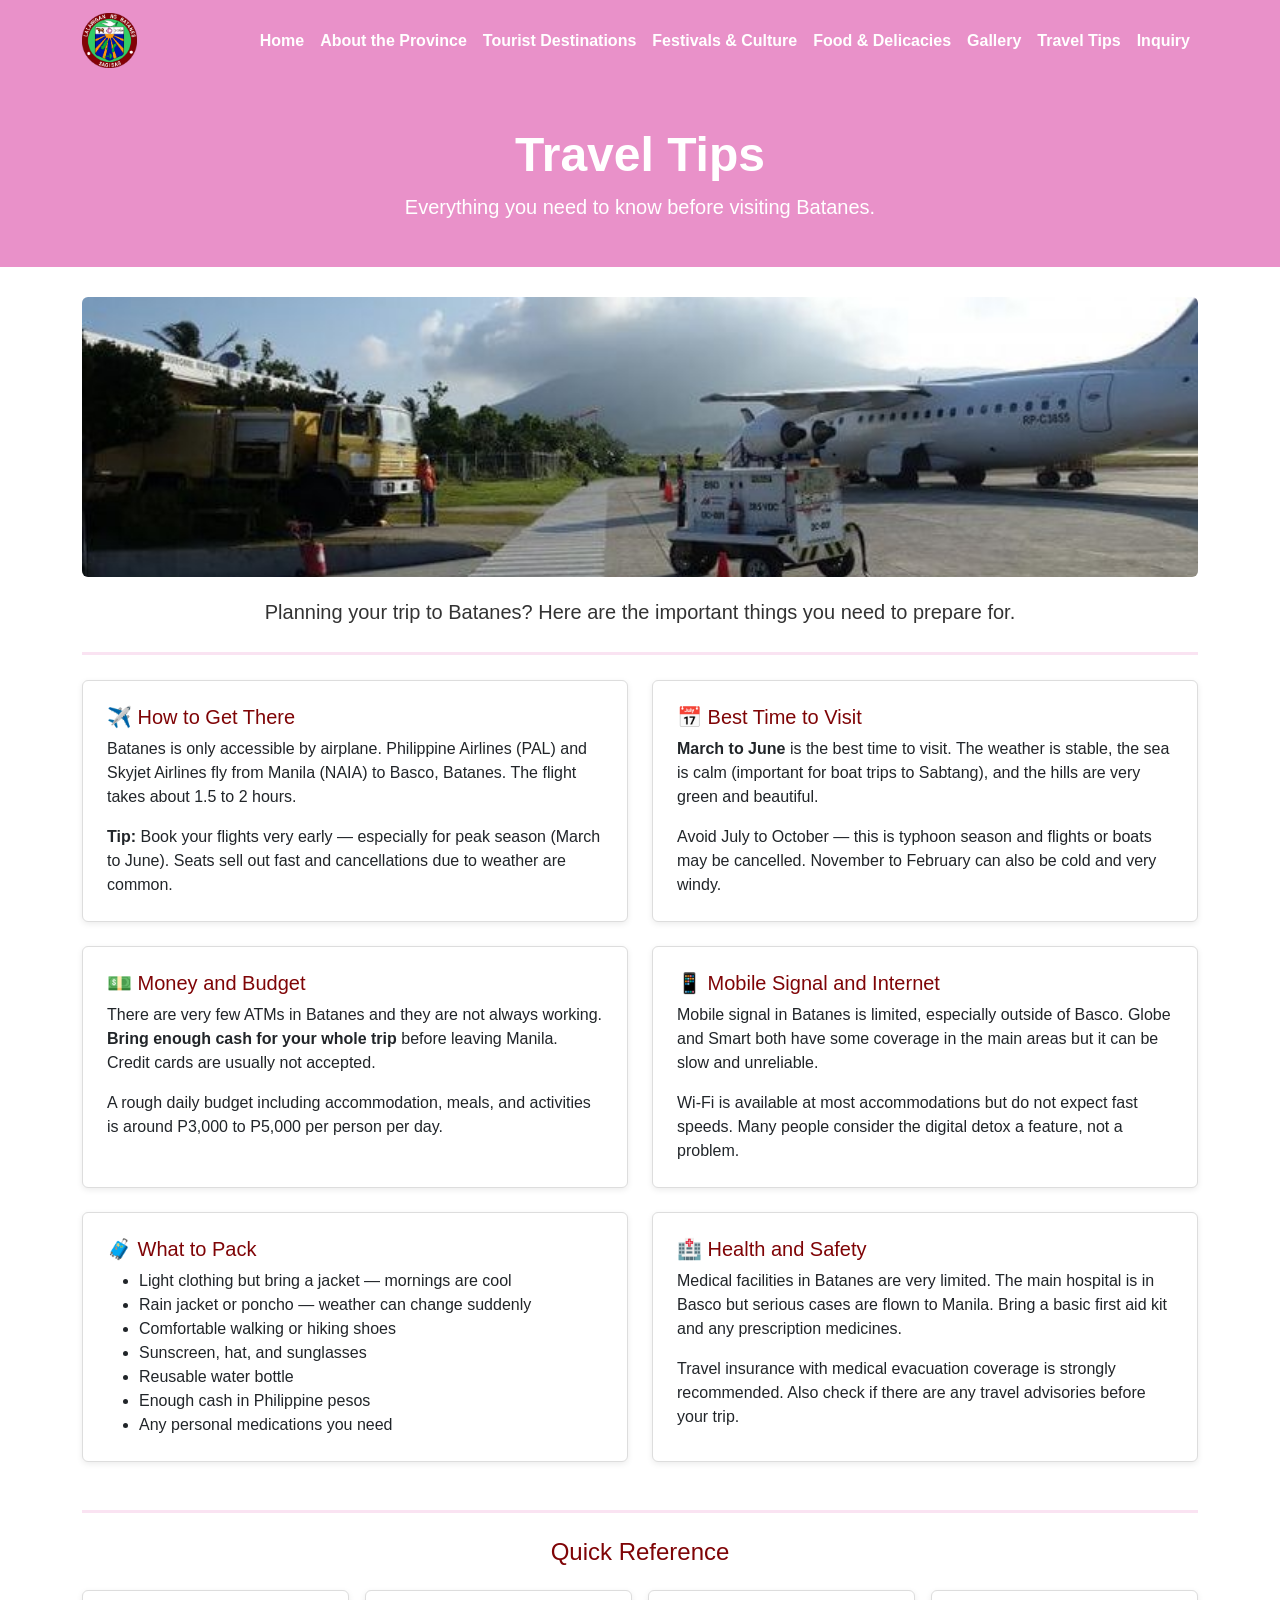
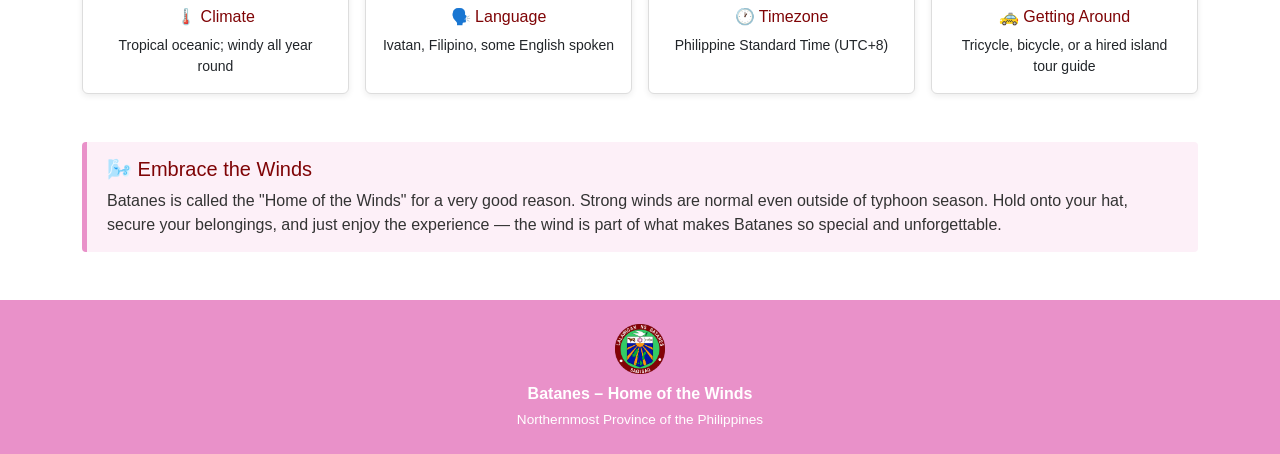
<file: traveltips.html>
<!DOCTYPE html>
<html lang="en">
<head>
  <meta charset="utf-8">
  <meta name="viewport" content="width=device-width, initial-scale=1">
  <link rel="stylesheet" href="https://cdn.jsdelivr.net/npm/bootstrap@5.3.3/dist/css/bootstrap.min.css">
  <link rel="stylesheet" href="styles/styles.css">
  <title>Travel Tips – Batanes</title>
</head>
<body>

<nav class="navbar navbar-expand-lg">
  <div class="container">
    <a class="navbar-brand" href="index.html">
      <img src="media/images/homepage/batanesseal.png" alt="Batanes Seal">
    </a>
    <button class="navbar-toggler" type="button" data-bs-toggle="collapse" data-bs-target="#mainNav">
      <span class="navbar-toggler-icon"></span>
    </button>
    <div class="collapse navbar-collapse" id="mainNav">
      <ul class="navbar-nav ms-auto mb-2 mb-lg-0">
        <li class="nav-item"><a class="nav-link" href="index.html">Home</a></li>
        <li class="nav-item"><a class="nav-link" href="about.html">About the Province</a></li>
        <li class="nav-item"><a class="nav-link" href="destinations.html">Tourist Destinations</a></li>
        <li class="nav-item"><a class="nav-link" href="festivals.html">Festivals &amp; Culture</a></li>
        <li class="nav-item"><a class="nav-link" href="food.html">Food &amp; Delicacies</a></li>
        <li class="nav-item"><a class="nav-link" href="gallery.html">Gallery</a></li>
        <li class="nav-item"><a class="nav-link active" href="traveltips.html">Travel Tips</a></li>
        <li class="nav-item"><a class="nav-link" href="inquiry.html">Inquiry</a></li>
      </ul>
    </div>
  </div>
</nav>

<div class="page-banner text-center">
  <div class="container">
    <h1 class="display-5 fw-bold">Travel Tips</h1>
    <p class="lead mb-0">Everything you need to know before visiting Batanes.</p>
  </div>
</div>

<div class="container mb-5">

  <img src="media/images/homepage/travel-tips.jpg" class="subpage-img" alt="Travel Tips for Batanes">
  <p class="lead text-center mb-4">Planning your trip to Batanes? Here are the important things you need to prepare for.</p>

  <hr class="section-divider">

  <div class="row g-4 mb-5">
    <div class="col-md-6">
      <div class="card p-4 h-100">
        <h5>✈️ How to Get There</h5>
        <p>Batanes is only accessible by airplane. Philippine Airlines (PAL) and Skyjet Airlines fly from Manila (NAIA) to Basco, Batanes. The flight takes about 1.5 to 2 hours.</p>
        <p class="mb-0"><strong>Tip:</strong> Book your flights very early — especially for peak season (March to June). Seats sell out fast and cancellations due to weather are common.</p>
      </div>
    </div>
    <div class="col-md-6">
      <div class="card p-4 h-100">
        <h5>📅 Best Time to Visit</h5>
        <p><strong>March to June</strong> is the best time to visit. The weather is stable, the sea is calm (important for boat trips to Sabtang), and the hills are very green and beautiful.</p>
        <p class="mb-0">Avoid July to October — this is typhoon season and flights or boats may be cancelled. November to February can also be cold and very windy.</p>
      </div>
    </div>
    <div class="col-md-6">
      <div class="card p-4 h-100">
        <h5>💵 Money and Budget</h5>
        <p>There are very few ATMs in Batanes and they are not always working. <strong>Bring enough cash for your whole trip</strong> before leaving Manila. Credit cards are usually not accepted.</p>
        <p class="mb-0">A rough daily budget including accommodation, meals, and activities is around P3,000 to P5,000 per person per day.</p>
      </div>
    </div>
    <div class="col-md-6">
      <div class="card p-4 h-100">
        <h5>📱 Mobile Signal and Internet</h5>
        <p>Mobile signal in Batanes is limited, especially outside of Basco. Globe and Smart both have some coverage in the main areas but it can be slow and unreliable.</p>
        <p class="mb-0">Wi-Fi is available at most accommodations but do not expect fast speeds. Many people consider the digital detox a feature, not a problem.</p>
      </div>
    </div>
    <div class="col-md-6">
      <div class="card p-4 h-100">
        <h5>🧳 What to Pack</h5>
        <ul class="mb-0">
          <li>Light clothing but bring a jacket — mornings are cool</li>
          <li>Rain jacket or poncho — weather can change suddenly</li>
          <li>Comfortable walking or hiking shoes</li>
          <li>Sunscreen, hat, and sunglasses</li>
          <li>Reusable water bottle</li>
          <li>Enough cash in Philippine pesos</li>
          <li>Any personal medications you need</li>
        </ul>
      </div>
    </div>
    <div class="col-md-6">
      <div class="card p-4 h-100">
        <h5>🏥 Health and Safety</h5>
        <p>Medical facilities in Batanes are very limited. The main hospital is in Basco but serious cases are flown to Manila. Bring a basic first aid kit and any prescription medicines.</p>
        <p class="mb-0">Travel insurance with medical evacuation coverage is strongly recommended. Also check if there are any travel advisories before your trip.</p>
      </div>
    </div>
  </div>

  <hr class="section-divider">

  <h4 class="text-center mb-4">Quick Reference</h4>
  <div class="row row-cols-2 row-cols-md-4 g-3 mb-5">
    <div class="col">
      <div class="card text-center p-3 h-100">
        <h6>🌡️ Climate</h6>
        <p class="mb-0 small">Tropical oceanic; windy all year round</p>
      </div>
    </div>
    <div class="col">
      <div class="card text-center p-3 h-100">
        <h6>🗣️ Language</h6>
        <p class="mb-0 small">Ivatan, Filipino, some English spoken</p>
      </div>
    </div>
    <div class="col">
      <div class="card text-center p-3 h-100">
        <h6>🕐 Timezone</h6>
        <p class="mb-0 small">Philippine Standard Time (UTC+8)</p>
      </div>
    </div>
    <div class="col">
      <div class="card text-center p-3 h-100">
        <h6>🚕 Getting Around</h6>
        <p class="mb-0 small">Tricycle, bicycle, or a hired island tour guide</p>
      </div>
    </div>
  </div>

  <div class="info-box">
    <h5>🌬️ Embrace the Winds</h5>
    <p class="mb-0">Batanes is called the "Home of the Winds" for a very good reason. Strong winds are normal even outside of typhoon season. Hold onto your hat, secure your belongings, and just enjoy the experience — the wind is part of what makes Batanes so special and unforgettable.</p>
  </div>

</div>

<footer class="py-4 mt-5">
  <div class="container text-center">
    <img src="media/images/homepage/batanesseal.png" alt="Batanes Seal" style="height:50px;" class="mb-2">
    <p class="mb-1"><strong>Batanes – Home of the Winds</strong></p>
    <p class="mb-0" style="font-size:0.85rem; color:#fff;">Northernmost Province of the Philippines</p>
  </div>
</footer>

<script src="https://cdn.jsdelivr.net/npm/bootstrap@5.3.3/dist/js/bootstrap.bundle.min.js"></script>
</body>
</html>
</file>
<file: styles/styles.css>
:root {
  --pink: #e991c9;
  --dark-red: #7f0406;
  --light-pink: #fdf0f8;
}

body {
  font-family: Arial, sans-serif;
  color: #333;
}

h1, h2, h3, h4, h5, h6 {
  color: var(--dark-red);
}

/* NAVIGATION */
.navbar {
  background-color: var(--pink);
}

.navbar-brand img {
  height: 55px;
}

.nav-link,
.dropdown-item {
  color: #fff !important;
  font-weight: 600;
}

.nav-link:hover,
.dropdown-item:hover {
  color: #333 !important;
  background-color: transparent !important;
}

.dropdown-menu {
  background-color: var(--pink);
  border: none;
}

.navbar-toggler-icon {
  filter: brightness(10);
}

.hero-img {
  width: 100%;
  height: 420px;
  object-fit: cover;
}

.page-banner {
  background-color: var(--pink);
  padding: 45px 0;
  margin-bottom: 30px;
}

.page-banner h1,
.page-banner p {
  color: #fff;
}

.section-divider {
  border-top: 3px solid var(--pink);
  margin: 25px 0;
}

.card {
  border: 1px solid #ddd;
  box-shadow: 0 2px 6px rgba(0,0,0,0.08);
}

.card:hover {
  transform: translateY(-3px);
  transition: transform 0.2s;
}

.card-img-top {
  height: 200px;
  object-fit: cover;
}

.info-box {
  background-color: var(--light-pink);
  border-left: 5px solid var(--pink);
  padding: 15px 20px;
  border-radius: 4px;
}

.subpage-img {
  width: 100%;
  height: 280px;
  object-fit: cover;
  border-radius: 6px;
  margin-bottom: 20px;
}

.btn-batanes {
  background-color: var(--pink);
  color: #fff;
  border: none;
}

.btn-batanes:hover {
  background-color: var(--dark-red);
  color: #fff;
}

/* GALLERY */
.gallery-item img {
  width: 100%;
  height: 180px;
  object-fit: cover;
  border-radius: 5px;
  cursor: pointer;
  transition: transform 0.2s;
}

.gallery-item img:hover {
  transform: scale(1.03);
}

/* FORM */
.form-control:focus,
.form-select:focus {
  border-color: var(--pink);
  box-shadow: 0 0 0 0.2rem rgba(233, 145, 201, 0.3);
}

/* FOOTER */
footer {
  background-color: var(--pink);
}

footer p,
footer strong {
  color: #fff;
}
</file>
